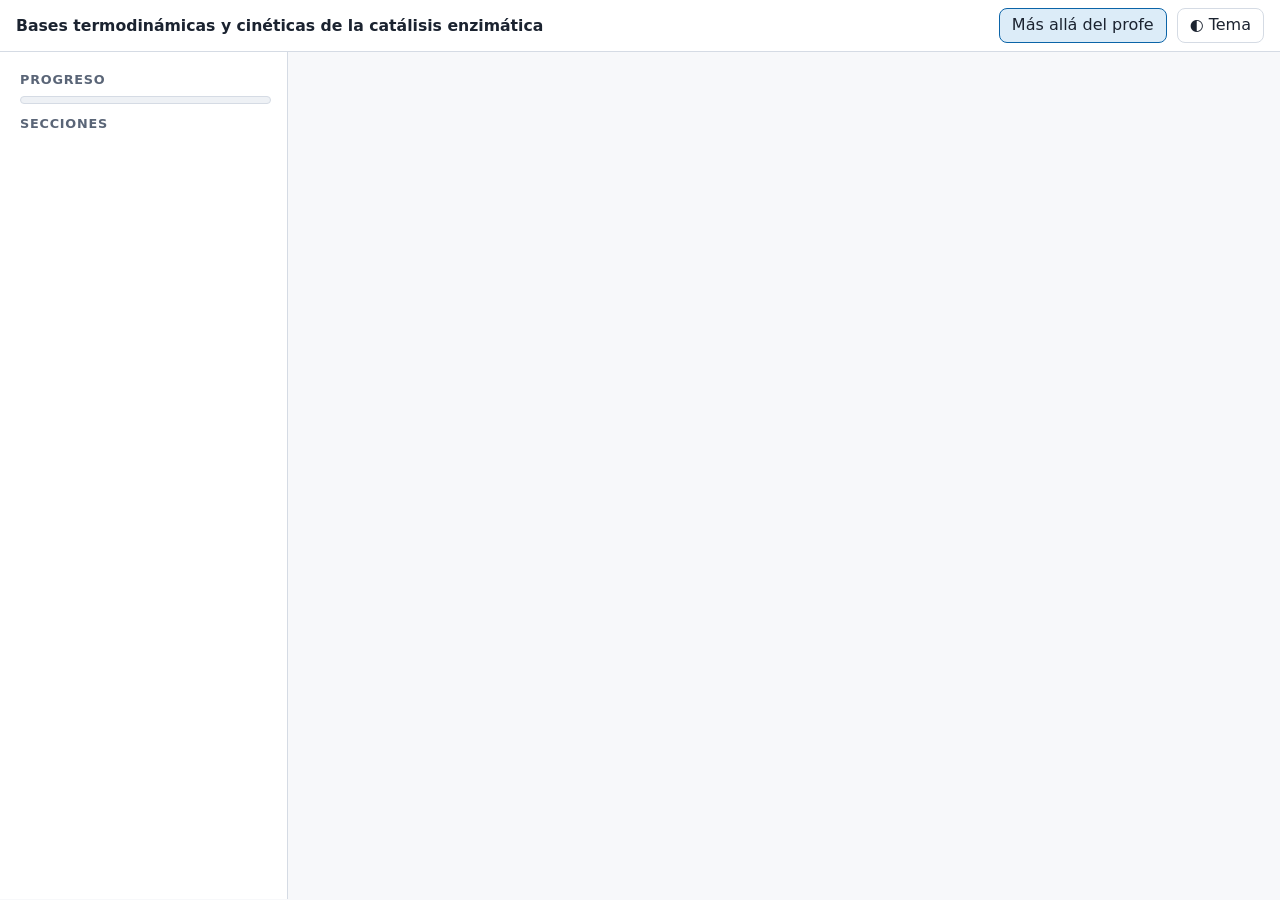
<file: index.html>
<!doctype html>
<html lang="es"><head><meta charset="utf-8"><meta name="viewport" content="width=device-width,initial-scale=1">
<title>Catálisis enzimática: bases termodinámicas y cinéticas</title>
<meta http-equiv="refresh" content="0; url=web/index.html"><link rel="canonical" href="web/index.html"></head>
<body style="font-family:system-ui,sans-serif;margin:2rem"><p>Abriendo el recurso… Si no se abre solo, <a href="web/index.html">haz clic aquí</a>.</p></body></html>
</file>
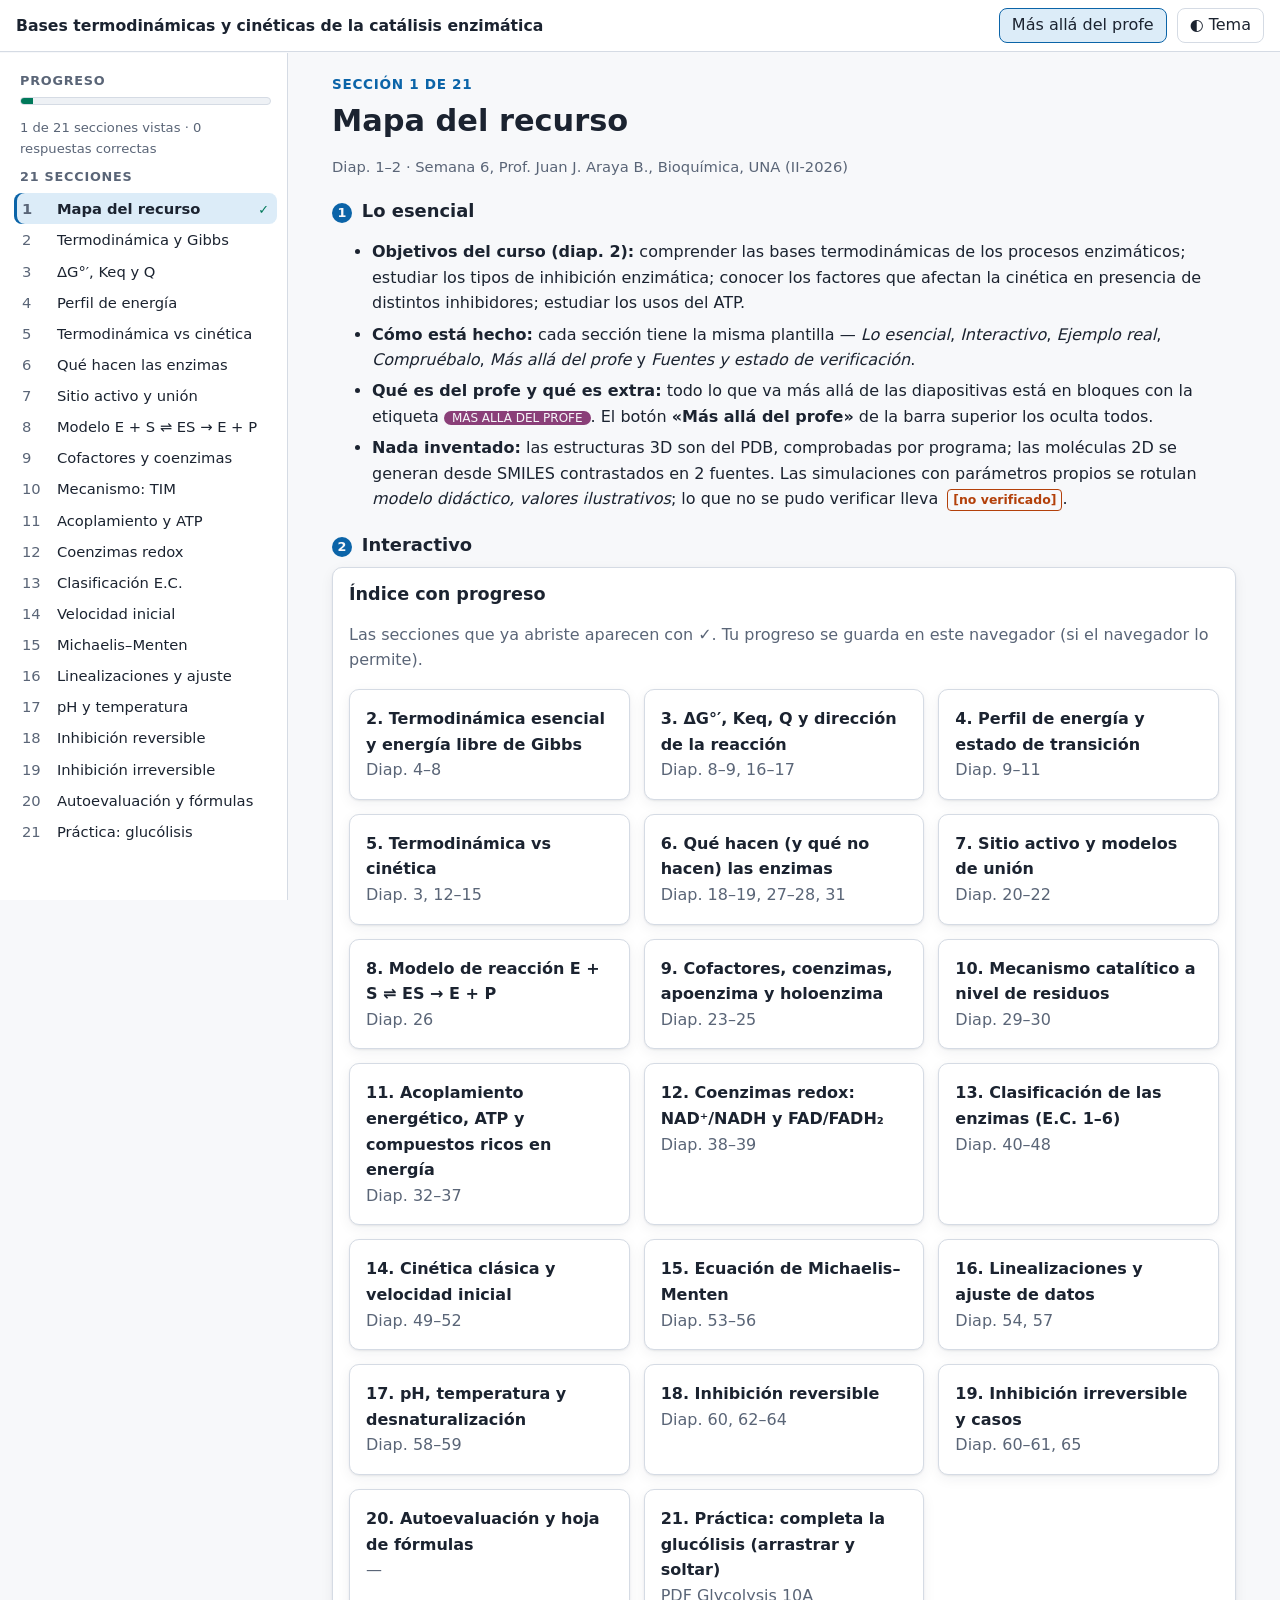
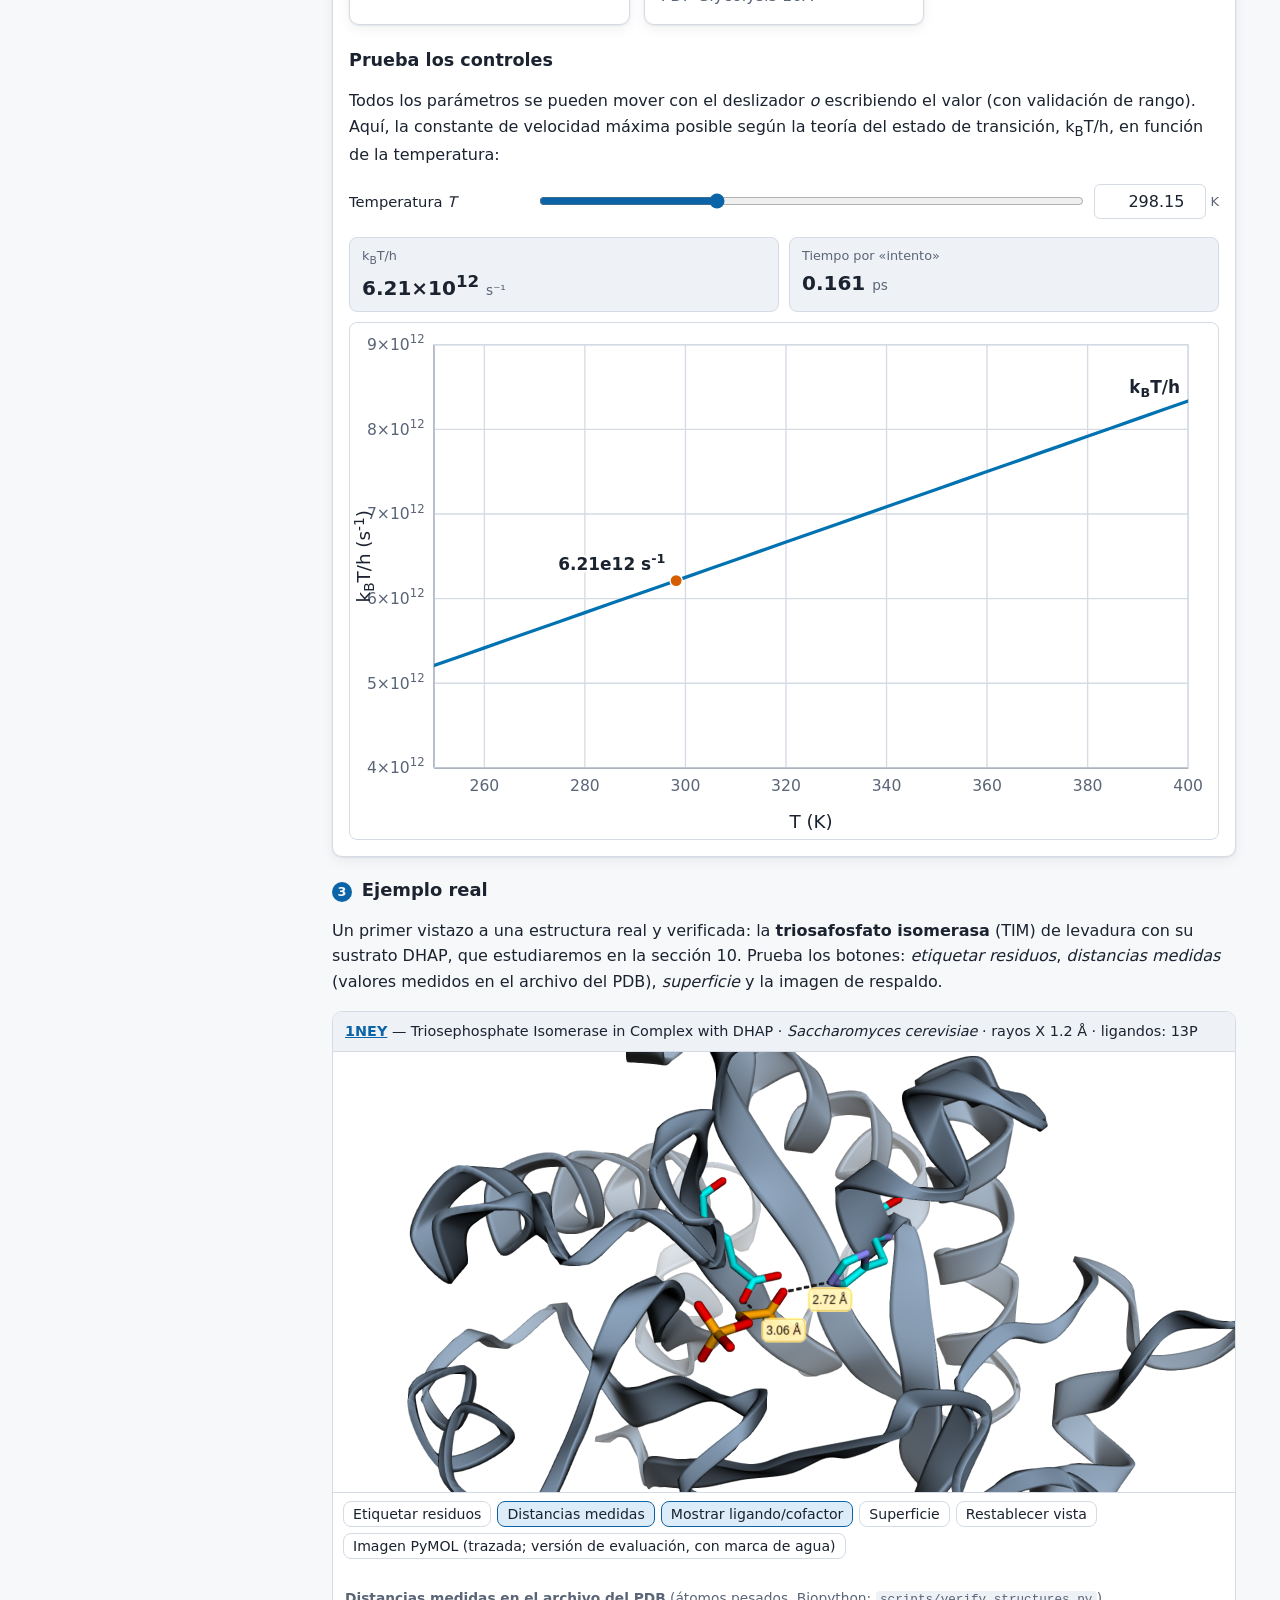
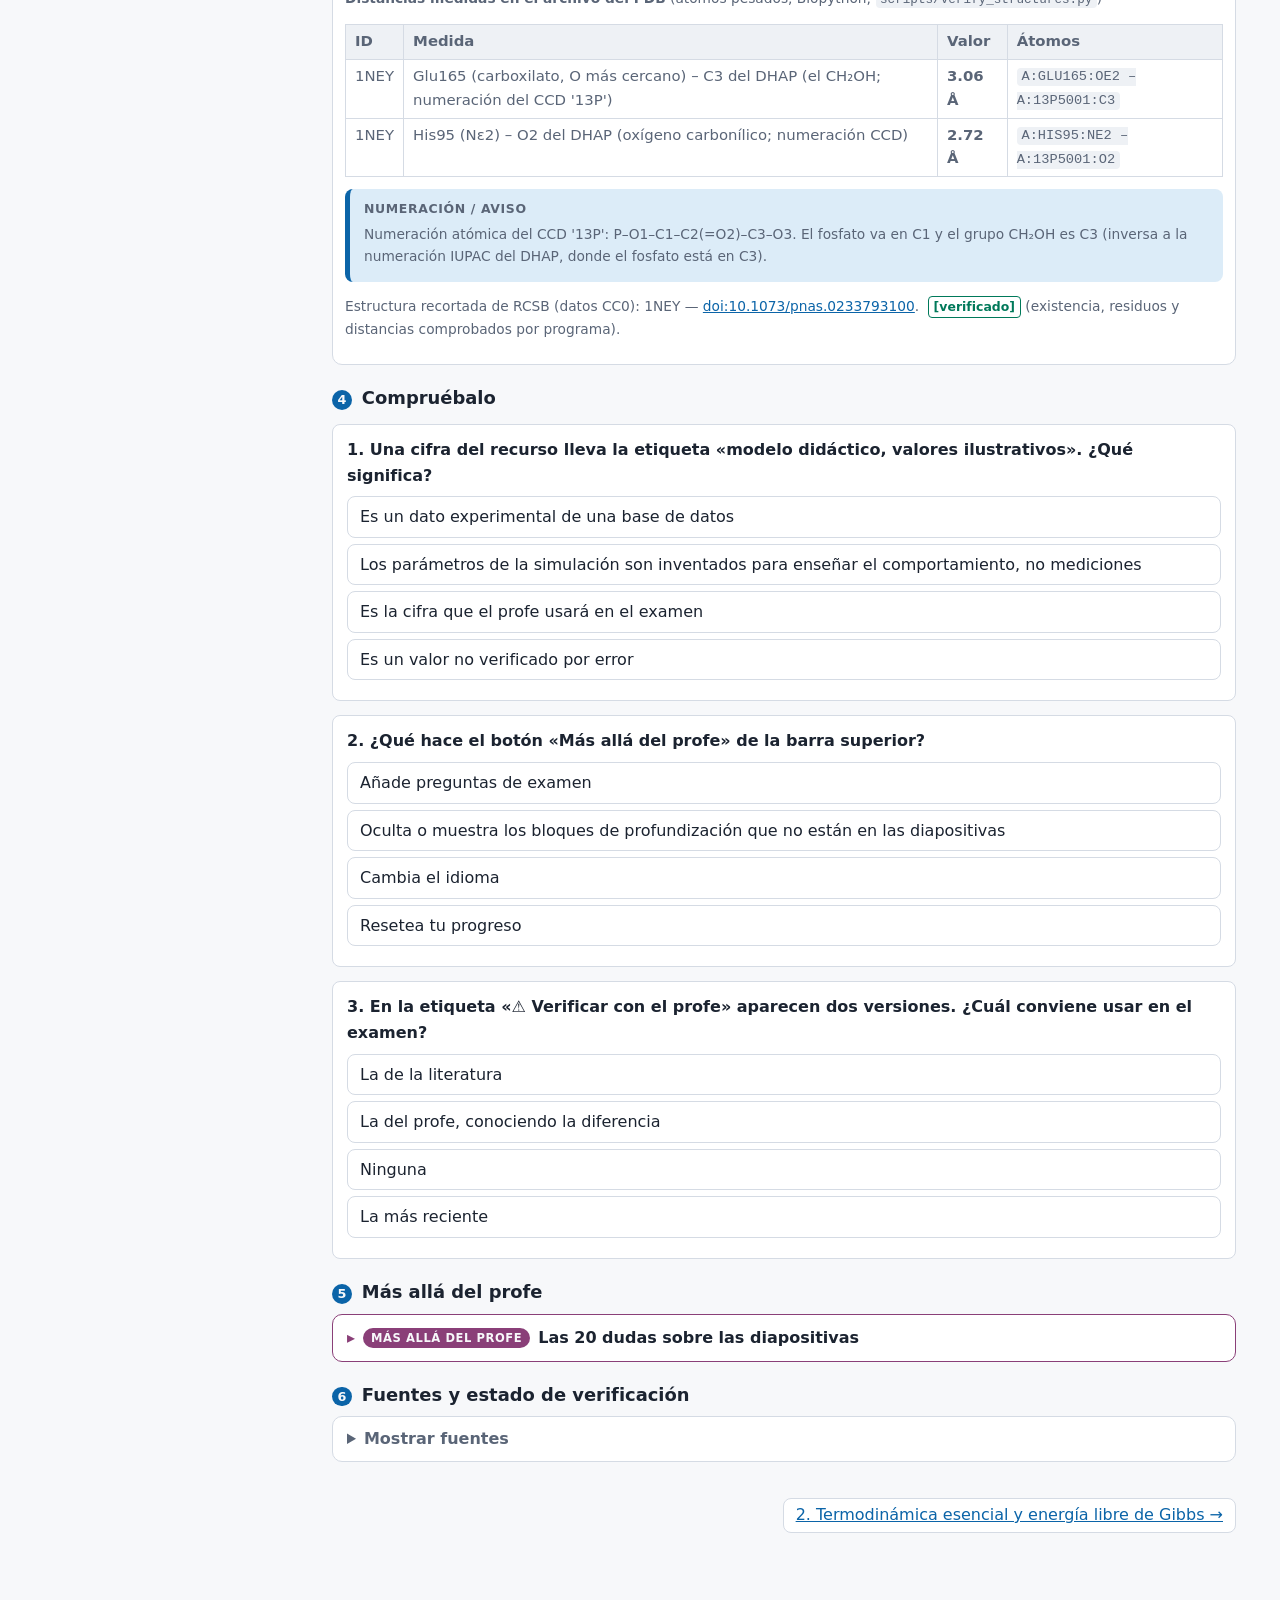
<file: web/index.html>
<!doctype html>
<html lang="es">
<head>
<meta charset="utf-8">
<meta name="viewport" content="width=device-width, initial-scale=1">
<meta name="color-scheme" content="light dark">
<title>Catálisis enzimática: bases termodinámicas y cinéticas</title>
<meta name="description" content="Recurso interactivo de estudio de Bioquímica (UNA): termodinámica, cinética enzimática, inhibición y energía, con estructuras reales del PDB.">
<link rel="stylesheet" href="css/style.css">
</head>
<body>
<header class="topbar">
  <button class="btn" id="btn-nav" type="button" aria-label="Abrir índice">☰ Índice</button>
  <div class="title">Bases termodinámicas y cinéticas de la catálisis enzimática</div>
  <button class="btn" id="btn-beyond" type="button" aria-pressed="true" title="Mostrar u ocultar los bloques «Más allá del profe»">Más allá del profe</button>
  <button class="btn" id="btn-theme" type="button" aria-pressed="false" title="Cambiar entre tema claro y oscuro">◐ Tema</button>
</header>
<div class="layout">
  <aside class="sidebar" aria-label="Índice del recurso">
    <h2>Progreso</h2>
    <div class="progress" role="progressbar" aria-valuemin="0" aria-valuemax="100"><i id="prog-bar"></i></div>
    <div id="prog-txt" class="small" style="margin:0 6px 10px;color:var(--muted);font-size:.82rem"></div>
    <h2 id="navh">Secciones</h2>
    <nav class="nav" id="nav"></nav>
  </aside>
  <main class="main" id="view" tabindex="-1"><noscript>Este recurso necesita JavaScript.</noscript></main>
</div>

<!-- Bibliotecas vendorizadas (sin CDN) -->
<script src="assets/vendor/katex/katex.min.js"></script>
<script src="assets/vendor/katex/auto-render.min.js"></script>
<script src="assets/vendor/3dmol/3Dmol-min.js"></script>
<!-- Datos generados por scripts/ (estructuras verificadas y moléculas 2D) -->
<script src="assets/js/structmeta.js"></script>
<script src="assets/js/svgs.js"></script>
<!-- Código del recurso (scripts clásicos: funcionan con file://) -->
<script src="js/math.js"></script>
<script src="js/chart.js"></script>
<script src="js/core.js"></script>
<script src="js/doubts.js"></script>
<script src="js/viewer.js"></script>
<script src="js/sections/s01.js"></script>
<script src="js/sections/s02.js"></script>
<script src="js/sections/s03.js"></script>
<script src="js/sections/s04.js"></script>
<script src="js/sections/s05.js"></script>
<script src="js/sections/s06.js"></script>
<script src="js/sections/s07.js"></script>
<script src="js/sections/s08.js"></script>
<script src="js/sections/s09.js"></script>
<script src="js/sections/s10.js"></script>
<script src="js/sections/s11.js"></script>
<script src="js/sections/s12.js"></script>
<script src="js/sections/s13.js"></script>
<script src="js/sections/s14.js"></script>
<script src="js/sections/s15.js"></script>
<script src="js/sections/s16.js"></script>
<script src="js/sections/s17.js"></script>
<script src="js/sections/s18.js"></script>
<script src="js/sections/s19.js"></script>
<script src="js/sections/s20.js"></script>
<script src="js/sections/s21.js"></script>
<script src="js/boot.js"></script>
</body>
</html>
</file>
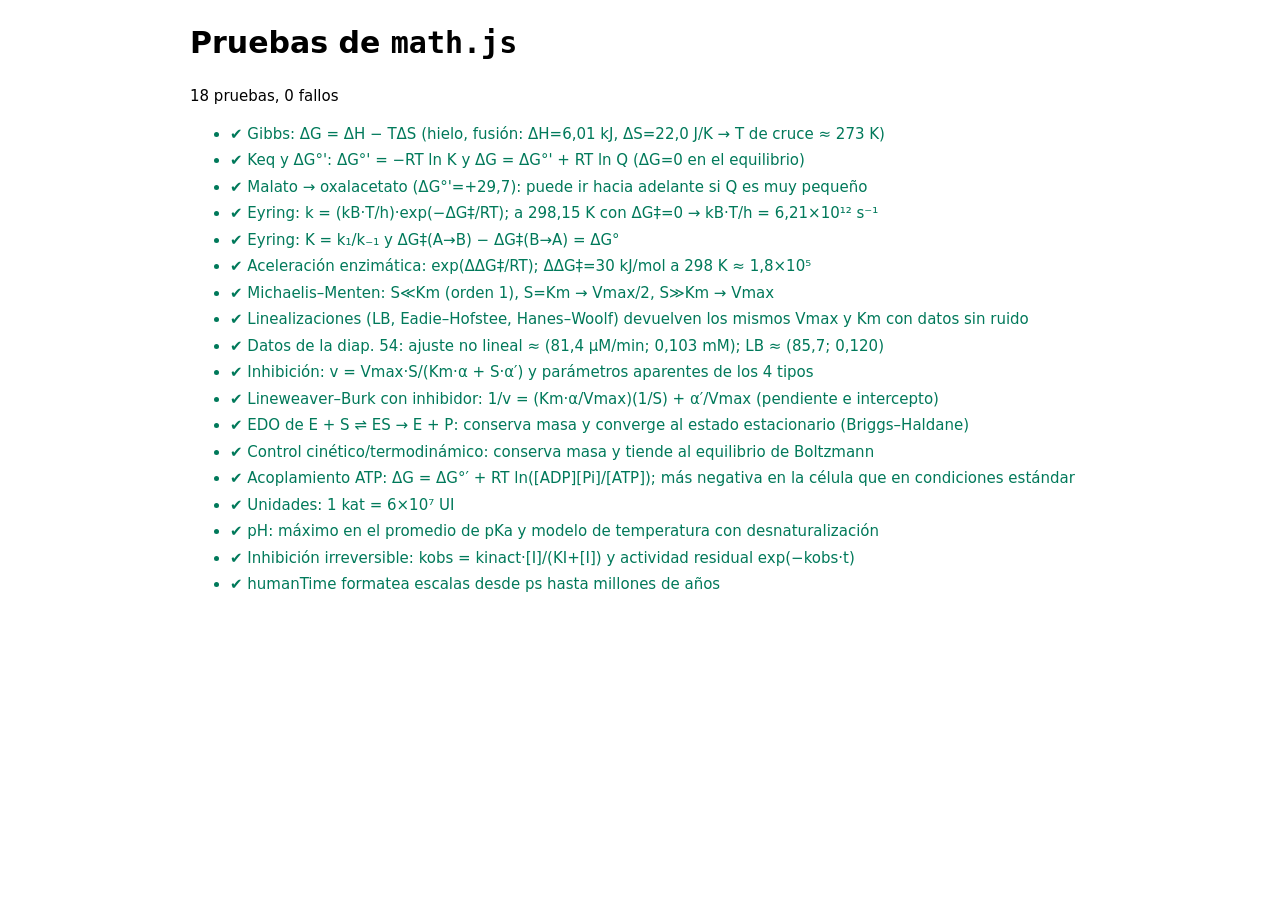
<file: web/tests.html>
<!doctype html>
<html lang="es"><head><meta charset="utf-8"><meta name="viewport" content="width=device-width,initial-scale=1">
<title>Pruebas de matemática</title>
<style>body{font:15px/1.5 system-ui,sans-serif;max-width:900px;margin:20px auto;padding:0 16px}li{margin:4px 0}.ok{color:#00795a}.no{color:#b3400a;font-weight:700}</style></head>
<body><h1>Pruebas de <code>math.js</code></h1><p id="sum">Ejecutando…</p><ul id="out"></ul>
<script src="js/math.js"></script><script src="js/math_tests.js"></script>
<script>
var r = TCMathTests(TCMath);
document.getElementById("sum").textContent = r.total + " pruebas, " + r.fallos + " fallos";
document.title = (r.fallos ? "FALLO " : "OK ") + r.total;
document.getElementById("out").innerHTML = r.results.map(function (x) { return '<li class="' + (x.ok ? "ok" : "no") + '">' + (x.ok ? "✔ " : "✘ ") + x.name + (x.detail ? " — " + x.detail : "") + "</li>"; }).join("");
</script></body></html>
</file>
<file: web/css/style.css>
/* Bases termodinámicas y cinéticas de la catálisis enzimática — recurso de estudio (Bioquímica, UNA) */
@import url("../assets/vendor/katex/katex.min.css");

:root {
  --bg: #f7f8fa; --surface: #ffffff; --surface2: #eef1f5; --text: #1b2330; --muted: #5a6577; --border: #d5dbe4;
  --accent: #0b64a8; --accent-soft: #dcecf8; --good: #00795a; --good-soft: #dbf2ea; --warn: #8a5a00; --warn-soft: #fdf0d2;
  --bad: #b3400a; --bad-soft: #fbe4d6; --purple: #8a3f78; --purple-soft: #f4e2ef;
  --c1: #0072b2; --c2: #d55e00; --c3: #009e73; --c4: #cc79a7; --c5: #e69f00; --c6: #56b4e9; --c7: #7a7a7a;
  --shadow: 0 1px 2px rgba(20,30,50,.08), 0 4px 14px rgba(20,30,50,.06);
  --radius: 10px; --sidebar: 288px;
  --font: system-ui, -apple-system, "Segoe UI", Roboto, "Helvetica Neue", Arial, sans-serif;
  --mono: ui-monospace, "Cascadia Mono", Consolas, Menlo, monospace;
}
@media (prefers-color-scheme: dark) {
  :root:not([data-theme="light"]) {
    --bg: #0f141b; --surface: #171e28; --surface2: #202a37; --text: #e6ebf2; --muted: #9aa7ba; --border: #2d3a4b;
    --accent: #5fb2ee; --accent-soft: #14324a; --good: #3dd3a5; --good-soft: #10352a; --warn: #f0b94d; --warn-soft: #3a2d0e;
    --bad: #ff9760; --bad-soft: #402014; --purple: #e49ad2; --purple-soft: #3a1f36;
    --c1: #56b4e9; --c2: #ff8a4c; --c3: #3dd3a5; --c4: #e49ad2; --c5: #f0b94d; --c6: #8fd0f5; --c7: #aab4c3;
    --shadow: 0 1px 2px rgba(0,0,0,.5), 0 4px 14px rgba(0,0,0,.35);
  }
}
:root[data-theme="dark"] {
  --bg: #0f141b; --surface: #171e28; --surface2: #202a37; --text: #e6ebf2; --muted: #9aa7ba; --border: #2d3a4b;
  --accent: #5fb2ee; --accent-soft: #14324a; --good: #3dd3a5; --good-soft: #10352a; --warn: #f0b94d; --warn-soft: #3a2d0e;
  --bad: #ff9760; --bad-soft: #402014; --purple: #e49ad2; --purple-soft: #3a1f36;
  --c1: #56b4e9; --c2: #ff8a4c; --c3: #3dd3a5; --c4: #e49ad2; --c5: #f0b94d; --c6: #8fd0f5; --c7: #aab4c3;
  --shadow: 0 1px 2px rgba(0,0,0,.5), 0 4px 14px rgba(0,0,0,.35);
}

* { box-sizing: border-box; }
html { scroll-behavior: smooth; }
@media (prefers-reduced-motion: reduce) { html { scroll-behavior: auto; } * { transition: none !important; } }
body { margin: 0; background: var(--bg); color: var(--text); font: 16px/1.6 var(--font); -webkit-text-size-adjust: 100%; }
a { color: var(--accent); }
h1, h2, h3, h4 { line-height: 1.25; margin: 1.4em 0 .5em; }
h1 { font-size: 1.9rem; margin-top: .2em; } h2 { font-size: 1.35rem; } h3 { font-size: 1.1rem; }
code, .mono { font-family: var(--mono); font-size: .92em; background: var(--surface2); padding: .1em .35em; border-radius: 4px; }
button, input, select { font: inherit; color: inherit; }
button { cursor: pointer; }
:focus-visible { outline: 3px solid var(--accent); outline-offset: 2px; }
.sr-only { position: absolute; width: 1px; height: 1px; overflow: hidden; clip: rect(0 0 0 0); white-space: nowrap; }

/* ---------- Estructura de la página ---------- */
.topbar { position: sticky; top: 0; z-index: 30; display: flex; align-items: center; gap: 10px; padding: 8px 16px;
  background: var(--surface); border-bottom: 1px solid var(--border); }
.topbar .title { font-weight: 650; font-size: .98rem; flex: 1; min-width: 0; white-space: nowrap; overflow: hidden; text-overflow: ellipsis; }
.btn { display: inline-flex; align-items: center; gap: 6px; padding: 6px 12px; border-radius: 8px; border: 1px solid var(--border);
  background: var(--surface); line-height: 1.3; }
.btn:hover { background: var(--surface2); }
.btn[aria-pressed="true"] { background: var(--accent-soft); border-color: var(--accent); color: var(--text); }
.btn.small { padding: 3px 9px; font-size: .88rem; }
.layout { display: grid; grid-template-columns: var(--sidebar) minmax(0, 1fr); min-height: calc(100vh - 53px); }
.sidebar { position: sticky; top: 53px; align-self: start; height: calc(100vh - 53px); overflow-y: auto; padding: 14px 10px 30px 14px;
  background: var(--surface); border-right: 1px solid var(--border); }
.sidebar h2 { font-size: .8rem; letter-spacing: .06em; text-transform: uppercase; color: var(--muted); margin: 6px 6px 8px; }
.nav a { display: grid; grid-template-columns: 2.1em 1fr auto; gap: 4px; align-items: baseline; padding: 6px 8px; border-radius: 8px; text-decoration: none;
  color: var(--text); font-size: .92rem; line-height: 1.3; }
.nav a:hover { background: var(--surface2); }
.nav a[aria-current="page"] { background: var(--accent-soft); font-weight: 600; box-shadow: inset 3px 0 0 var(--accent); }
.nav .n { color: var(--muted); font-variant-numeric: tabular-nums; }
.nav .tick { font-size: .8rem; color: var(--good); }
.progress { height: 8px; background: var(--surface2); border-radius: 99px; overflow: hidden; margin: 4px 6px 12px; border: 1px solid var(--border); }
.progress > i { display: block; height: 100%; background: var(--good); width: 0; transition: width .3s; }
.main { padding: 22px clamp(16px, 4vw, 44px) 80px; max-width: 1060px; width: 100%; }
.sec-head .diaps { color: var(--muted); font-size: .92rem; }
.sec-head .kicker { color: var(--accent); font-weight: 650; font-size: .85rem; letter-spacing: .05em; text-transform: uppercase; }
.pager { display: flex; justify-content: space-between; gap: 12px; margin-top: 36px; }

/* ---------- Bloques de la plantilla de sección ---------- */
.block { margin: 22px 0; }
.block > h2 { display: flex; align-items: baseline; gap: 10px; font-size: 1.12rem; margin: 0 0 10px; }
.block > h2 .num { background: var(--accent); color: var(--bg); border-radius: 99px; width: 1.55em; height: 1.55em; display: inline-grid; place-items: center; font-size: .8rem; flex: none; }
.card { background: var(--surface); border: 1px solid var(--border); border-radius: var(--radius); padding: 16px; box-shadow: var(--shadow); }
.essentials li { margin: .35em 0; }
.grid2 { display: grid; grid-template-columns: repeat(2, minmax(0, 1fr)); gap: 16px; }
.grid3 { display: grid; grid-template-columns: repeat(3, minmax(0, 1fr)); gap: 14px; }
.row { display: flex; flex-wrap: wrap; gap: 10px 16px; align-items: center; }

.callout { border-radius: 8px; padding: 10px 14px; margin: 12px 0; border-left: 5px solid var(--accent); background: var(--accent-soft); }
.callout .tag { font-weight: 700; font-size: .78rem; letter-spacing: .05em; text-transform: uppercase; display: block; margin-bottom: 2px; }
.callout.doubt { border-color: var(--warn); background: var(--warn-soft); } .callout.doubt .tag { color: var(--warn); }
.callout.beyondc { border-color: var(--purple); background: var(--purple-soft); } .callout.beyondc .tag { color: var(--purple); }
.callout.good { border-color: var(--good); background: var(--good-soft); } .callout.good .tag { color: var(--good); }
.callout.bad { border-color: var(--bad); background: var(--bad-soft); } .callout.bad .tag { color: var(--bad); }
.callout p { margin: .3em 0; }
.unverified { display: inline-block; font-size: .78rem; font-weight: 700; color: var(--bad); border: 1px solid var(--bad); border-radius: 4px; padding: 0 5px; margin-left: 4px; white-space: nowrap; }
.verified { display: inline-block; font-size: .78rem; font-weight: 700; color: var(--good); border: 1px solid var(--good); border-radius: 4px; padding: 0 5px; margin-left: 4px; white-space: nowrap; }
.illustr { display: inline-block; font-size: .78rem; font-weight: 600; color: var(--muted); border: 1px dashed var(--muted); border-radius: 4px; padding: 0 5px; margin-left: 4px; }

details.beyond { border: 1px solid var(--purple); border-radius: var(--radius); background: var(--surface); }
details.beyond > summary { cursor: pointer; padding: 10px 14px; font-weight: 650; list-style: none; display: flex; gap: 8px; align-items: center; }
details.beyond > summary::before { content: "▸"; color: var(--purple); transition: transform .15s; }
details.beyond[open] > summary::before { transform: rotate(90deg); }
details.beyond > summary .tagb { background: var(--purple); color: var(--bg); font-size: .72rem; padding: 1px 8px; border-radius: 99px; letter-spacing: .05em; text-transform: uppercase; }
details.beyond > .inner { padding: 0 16px 14px; }
body.hide-beyond .beyond-wrap { display: none; }
details.src { border: 1px solid var(--border); border-radius: var(--radius); background: var(--surface); }
details.src > summary { cursor: pointer; padding: 9px 14px; color: var(--muted); font-weight: 600; }
details.src > .inner { padding: 0 16px 12px; font-size: .92rem; }
.src table { border-collapse: collapse; width: 100%; } .src td, .src th { border-bottom: 1px solid var(--border); padding: 4px 8px; text-align: left; vertical-align: top; }

/* ---------- Controles ---------- */
.ctl { display: grid; grid-template-columns: minmax(7.5em, 11em) minmax(0, 1fr) 7.8em; gap: 8px 12px; align-items: center; margin: 6px 0; }
.ctl label { font-size: .92rem; color: var(--text); }
.ctl input[type=range] { width: 100%; accent-color: var(--accent); min-height: 28px; }
.ctl .numwrap { display: flex; align-items: center; gap: 4px; }
.ctl input[type=number] { width: 100%; min-width: 0; padding: 4px 6px; border: 1px solid var(--border); border-radius: 6px; background: var(--surface); text-align: right; }
.ctl input.invalid { border-color: var(--bad); background: var(--bad-soft); }
.ctl .unit { color: var(--muted); font-size: .82rem; white-space: nowrap; }
.ctl .msg { grid-column: 2 / 4; color: var(--bad); font-size: .82rem; min-height: 0; }
select.sel { padding: 5px 8px; border: 1px solid var(--border); border-radius: 6px; background: var(--surface); }
.seg { display: inline-flex; border: 1px solid var(--border); border-radius: 8px; overflow: hidden; }
.seg button { border: 0; border-right: 1px solid var(--border); background: var(--surface); padding: 5px 12px; }
.seg button:last-child { border-right: 0; }
.seg button[aria-pressed="true"] { background: var(--accent); color: var(--bg); font-weight: 600; }

.readout { display: grid; grid-template-columns: repeat(auto-fit, minmax(150px, 1fr)); gap: 10px; margin: 10px 0; }
.stat { background: var(--surface2); border-radius: 8px; padding: 8px 12px; border: 1px solid var(--border); }
.stat .k { color: var(--muted); font-size: .8rem; }
.stat .v { font-size: 1.25rem; font-weight: 650; font-variant-numeric: tabular-nums; }
.stat .u { color: var(--muted); font-size: .85rem; font-weight: 400; }
.stat.pos .v { color: var(--bad); } .stat.neg .v { color: var(--good); } .stat.zero .v { color: var(--warn); }

/* ---------- Gráficas ---------- */
.chart { width: 100%; height: auto; display: block; background: var(--surface); border: 1px solid var(--border); border-radius: 8px; touch-action: none; }
.chart text { fill: var(--text); font-family: var(--font); }
.chart .axis line, .chart .axis path { stroke: var(--muted); stroke-width: 1.2; fill: none; }
.chart .grid line { stroke: var(--border); stroke-width: 1; }
.chart .tick text { fill: var(--muted); font-size: 11.5px; }
.chart .lab { font-size: 12.5px; font-weight: 600; paint-order: stroke; stroke: var(--surface); stroke-width: 3.5px; stroke-linejoin: round; }
.chart .small { font-size: 11px; fill: var(--muted); }
.legend { display: flex; flex-wrap: wrap; gap: 6px 16px; font-size: .85rem; margin: 6px 0 0; }
.legend span::before { content: ""; display: inline-block; width: 26px; border-top: 3px solid currentColor; margin-right: 6px; vertical-align: middle; }
.legend .dashed::before { border-top-style: dashed; } .legend .dotted::before { border-top-style: dotted; }

/* ---------- Visor 3D y moléculas ---------- */
.viewer { border: 1px solid var(--border); border-radius: var(--radius); overflow: hidden; background: var(--surface); }
.viewer .vhead { padding: 8px 12px; font-size: .9rem; border-bottom: 1px solid var(--border); background: var(--surface2); }
.viewer .vhead b { font-weight: 700; }
.viewer .vwrap { position: relative; height: 440px; background: #fff; }
:root[data-theme="dark"] .viewer .vwrap { background: #10161e; }
@media (prefers-color-scheme: dark) { :root:not([data-theme="light"]) .viewer .vwrap { background: #10161e; } }
.viewer .vwrap > div.mol3d { position: absolute; inset: 0; }
.viewer .vwrap img.fallback { position: absolute; inset: 0; width: 100%; height: 100%; object-fit: contain; display: none; }
.viewer .vtools { display: flex; flex-wrap: wrap; gap: 6px; padding: 8px 10px; border-top: 1px solid var(--border); }
.viewer .vinfo { padding: 6px 12px 10px; font-size: .86rem; color: var(--muted); }
.viewer .vinfo li { margin: 2px 0; }
.mol { display: inline-flex; flex-direction: column; align-items: center; text-align: center; margin: 4px; vertical-align: top; color: var(--text); }
.mol { max-width: 100%; margin-left: 0; margin-right: 0; }
.mol svg { width: 100%; max-width: 100%; height: auto; }
.mol figcaption { font-size: .85rem; color: var(--muted); }
.rxn { display: flex; flex-wrap: wrap; align-items: center; justify-content: center; gap: 6px 10px; }
.rxn .arrow { display: flex; flex-direction: column; align-items: center; font-size: .85rem; color: var(--muted); min-width: 90px; text-align: center; }
.rxn .arrow b { font-size: 1.7rem; line-height: 1; color: var(--text); }
.rxn .plus { font-size: 1.4rem; color: var(--muted); }

/* ---------- Tablas y cuestionarios ---------- */
table.data { border-collapse: collapse; width: 100%; font-size: .93rem; background: var(--surface); }
table.data th, table.data td { border: 1px solid var(--border); padding: 5px 9px; text-align: left; vertical-align: top; }
table.data th { background: var(--surface2); }
table.data td.num, table.data th.num { text-align: right; font-variant-numeric: tabular-nums; }
.tablewrap { overflow-x: auto; }
.quiz .q { margin: 14px 0; padding: 12px 14px; border: 1px solid var(--border); border-radius: 8px; background: var(--surface); }
.quiz .q.ok { border-color: var(--good); } .quiz .q.no { border-color: var(--bad); }
.quiz .q .stem { font-weight: 600; margin: 0 0 8px; }
.quiz .opts { display: grid; gap: 6px; }
.quiz .opts button { text-align: left; padding: 7px 12px; border: 1px solid var(--border); border-radius: 8px; background: var(--surface); }
.quiz .opts button:hover:not(:disabled) { background: var(--surface2); }
.quiz .opts button.right { border-color: var(--good); background: var(--good-soft); }
.quiz .opts button.wrong { border-color: var(--bad); background: var(--bad-soft); }
.quiz .fb { margin-top: 8px; font-size: .93rem; }
.quiz .practice { font-size: .75rem; color: var(--purple); border: 1px solid var(--purple); border-radius: 99px; padding: 0 8px; margin-left: 8px; }
.quiz input.ans { width: 9em; padding: 5px 8px; border: 1px solid var(--border); border-radius: 6px; background: var(--surface); }
.kbd { font-family: var(--mono); background: var(--surface2); border: 1px solid var(--border); border-radius: 4px; padding: 0 5px; font-size: .86em; }

@media (max-width: 920px) {
  .layout { grid-template-columns: 1fr; }
  .sidebar { position: fixed; z-index: 40; top: 53px; left: 0; width: min(88vw, 330px); transform: translateX(-102%); transition: transform .2s; box-shadow: var(--shadow); }
  body.nav-open .sidebar { transform: none; }
  .grid2, .grid3 { grid-template-columns: 1fr; }
  .ctl { grid-template-columns: 1fr 7.5em; } .ctl label { grid-column: 1 / 3; } .ctl .msg { grid-column: 1 / 3; }
  .viewer .vwrap { height: 340px; }
}
@media (min-width: 921px) { #btn-nav { display: none; } }
@media print {
  .topbar, .sidebar, .pager, .btn, .ctl, .viewer, details.beyond:not([open]) { display: none !important; }
  .layout { display: block; } body { background: #fff; color: #000; }
}
@media print {
  body.print-fx * { visibility: hidden; }
  body.print-fx #fx-sheet, body.print-fx #fx-sheet * { visibility: visible; }
  body.print-fx #fx-sheet { position: absolute; left: 0; top: 0; width: 100%; }
  body.print-fx #prn { display: none !important; }
  body.print-fx #fx-sheet table.data td { padding: 2px 6px; font-size: 9.5pt; }
  body.print-fx #fx-sheet h2 { font-size: 11pt; margin: 6px 0 2px; }
  body.print-fx #fx-sheet .katex-display { margin: .2em 0; }
}
.katex { max-width: 100%; overflow-x: auto; overflow-y: hidden; vertical-align: middle; }
.katex-display { overflow-x: auto; overflow-y: hidden; max-width: 100%; }
.katex-display > .katex { max-width: none; overflow: visible; }
.main, .card, .block, .callout, .viewer, .grid2 > *, .grid3 > * { min-width: 0; }
.main { overflow-wrap: anywhere; }
.main table.data { overflow-wrap: normal; }
/* ---------- Práctica de glucólisis (S21) ---------- */
.gly-bar { margin-bottom: 8px; }
.gly-board { background: var(--surface); border: 1px solid var(--border); border-radius: var(--radius); padding: 12px 14px 18px; }
.gly-title { margin: 0 0 6px; text-align: center; font-size: 1.5rem; } .gly-title small { font-size: .8rem; color: var(--muted); font-weight: 400; }
.gly-cols { display: grid; grid-template-columns: repeat(2, minmax(0, 1fr)); gap: 10px 26px; align-items: start; }
.gly-col { display: flex; flex-direction: column; align-items: stretch; gap: 2px; min-width: 0; }
.gly-node { display: flex; flex-direction: column; align-items: center; gap: 2px; }
.gly-mol svg { width: 100%; height: auto; color: var(--text); }
.gly-name { text-align: center; min-height: 34px; }
.gly-split { display: flex; align-items: flex-start; justify-content: center; gap: 4px; } .gly-eq { align-self: center; font-size: 1.6rem; color: var(--muted); }
.gly-step { display: grid; grid-template-columns: minmax(96px, 120px) minmax(0, 1fr); gap: 4px 10px; align-items: center; margin: 2px 0; padding: 4px 0; border-top: 1px dashed var(--border); border-bottom: 1px dashed var(--border); }
.gly-step5 { grid-template-columns: minmax(0, 1fr); border-bottom: 0; }
.gly-arrowcol { display: flex; flex-direction: column; align-items: center; gap: 2px; min-height: 96px; }
.gly-arrow { width: 3px; flex: 1; min-height: 34px; background: var(--text); position: relative; margin: 2px 0; }
.gly-arrow::after { content: ""; position: absolute; bottom: -6px; left: -6px; border: 8px solid transparent; border-top-color: var(--text); border-bottom: 0; }
.gly-cof { display: flex; flex-wrap: wrap; justify-content: center; align-items: center; gap: 3px; font-size: .9rem; }
.gly-cof .plus, .gly-cof .fixed { color: var(--muted); font-weight: 600; }
.gly-enzcol { display: flex; flex-direction: column; gap: 4px; min-width: 0; }
.gly-enz { display: flex; align-items: center; gap: 6px; } .gly-enz .num { font-weight: 800; color: var(--bad); min-width: 1.6em; }
.gly-notecol { grid-column: 1 / -1; }
.gly-note { margin: 2px 0 4px; font-size: .84rem; color: var(--muted); line-height: 1.35; font-style: italic; }
.gly-board.lang-en .es, .gly-board.lang-es .en { display: none; }
.gly-dg { color: var(--good); font-weight: 650; font-size: .88rem; line-height: 1.35; }
.gly-board.un-kcal .kj, .gly-board.un-kj .kc { display: none; }
.gly-reg { display: flex; flex-wrap: wrap; gap: 4px; align-items: center; } .gly-reg .ar { font-weight: 700; font-size: .85rem; padding: 0 6px; border-radius: 4px; }
.gly-reg .ar.up { color: var(--good); border: 1px solid var(--good); } .gly-reg .ar.down { color: var(--bad); border: 1px solid var(--bad); }
.gly-net { margin-top: 14px; padding: 10px 12px; border-top: 2px solid var(--border); display: flex; flex-wrap: wrap; align-items: center; gap: 6px; font-size: 1rem; }
.slot { display: inline-flex; align-items: center; justify-content: center; min-width: 6.2em; max-width: 100%; min-height: 32px; padding: 2px 8px; border: 2px dashed var(--muted); border-radius: 8px; background: var(--surface2); cursor: pointer; font-size: .86rem; line-height: 1.2; text-align: center; vertical-align: middle; }
.slot .ph { color: var(--muted); font-style: italic; font-size: .78rem; } .slot.filled .ph { display: none; } .slot .val { font-weight: 650; }
.slot.k-enz { min-width: 11em; } .slot.k-comp { min-width: 12em; }
.slot.over { border-color: var(--accent); background: var(--accent-soft); outline: 3px solid var(--accent); }
.slot.filled { border-style: solid; border-color: var(--accent); background: var(--accent-soft); }
.slot.good { border-color: var(--good); background: var(--good-soft); } .slot.good .val::before { content: "✔ "; color: var(--good); }
.slot.bad { border-color: var(--bad); background: var(--bad-soft); } .slot.bad .val::before { content: "✘ "; color: var(--bad); }
.slot.revealed { border-style: dotted; background: var(--warn-soft); border-color: var(--warn); }
.slot.shake { animation: gshake .4s; } .slot.pop { animation: gpop .45s; }
@keyframes gshake { 20%, 60% { transform: translateX(-5px); } 40%, 80% { transform: translateX(5px); } }
@keyframes gpop { 50% { transform: scale(1.12); } }
@media (prefers-reduced-motion: reduce) { .slot.shake, .slot.pop { animation: none; } }
.gly-bank { position: sticky; bottom: 0; z-index: 20; margin-top: 12px; background: var(--surface); border: 2px solid var(--accent); border-radius: var(--radius) var(--radius) 0 0; padding: 8px 10px; max-height: 38vh; overflow-y: auto; box-shadow: 0 -4px 14px rgba(0,0,0,.18); }
.gly-bank-head { display: flex; flex-wrap: wrap; gap: 6px 12px; align-items: center; margin-bottom: 4px; } .gly-actions { margin-left: auto; display: inline-flex; gap: 6px; }
.gly-tabs { display: flex; flex-wrap: wrap; gap: 6px; margin-bottom: 6px; }
.gly-chips { display: flex; flex-wrap: wrap; gap: 6px; }
.chip { border: 1px solid var(--accent); background: var(--accent-soft); color: var(--text); border-radius: 99px; padding: 4px 12px; font-size: .86rem; cursor: grab; touch-action: none; user-select: none; }
.chip:hover { background: var(--surface2); } .chip.sel { background: var(--accent); color: var(--bg); font-weight: 700; }
.chip.ghost { position: fixed; z-index: 100; pointer-events: none; opacity: .92; box-shadow: var(--shadow); }
@media (max-width: 920px) { .gly-cols { grid-template-columns: 1fr; } .gly-step { grid-template-columns: minmax(80px, 100px) minmax(0, 1fr); } .slot.k-comp, .slot.k-enz { min-width: 9em; } }
.fx-page { max-width: 880px; }
.fx-page h2 { border-bottom: 2px solid var(--border); padding-bottom: 4px; }
.fx-page .eq { margin: 6px 0 12px; }
.fx-page table.data td { padding: 4px 8px; }
</file>
